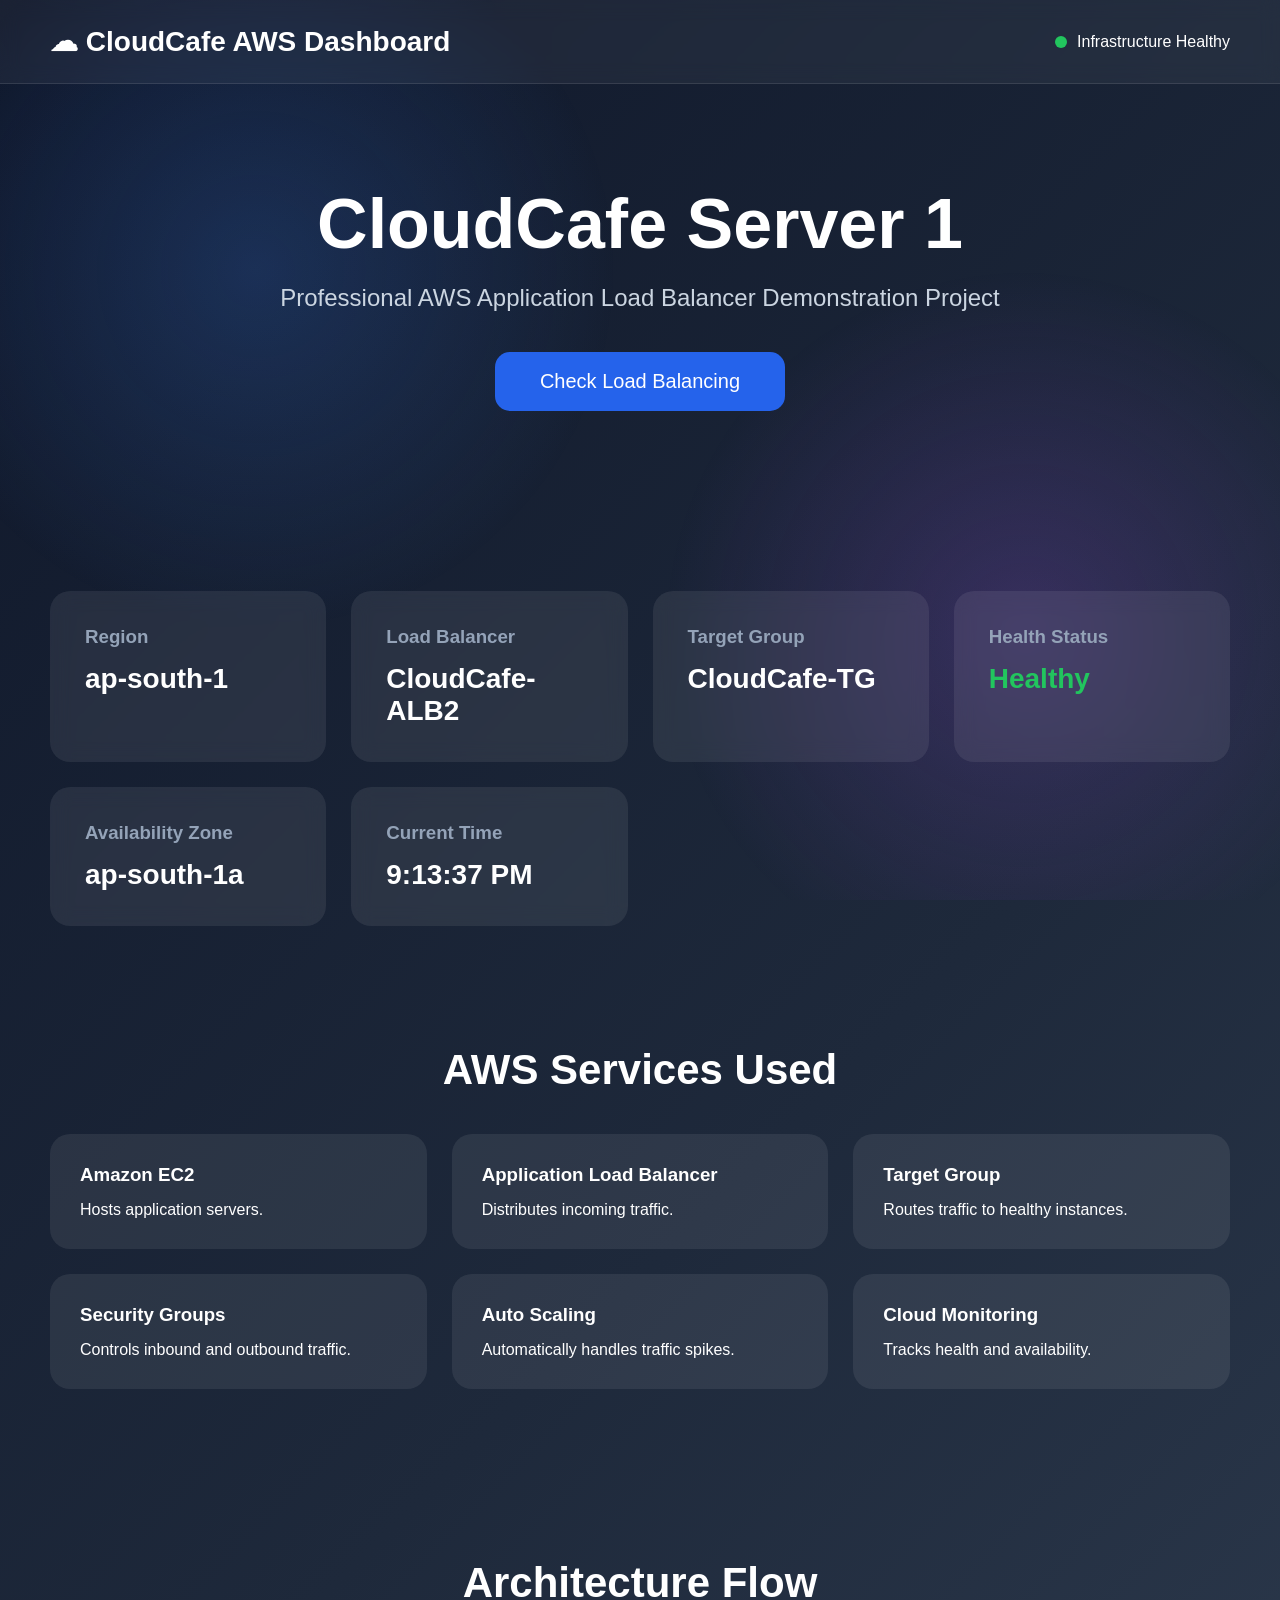
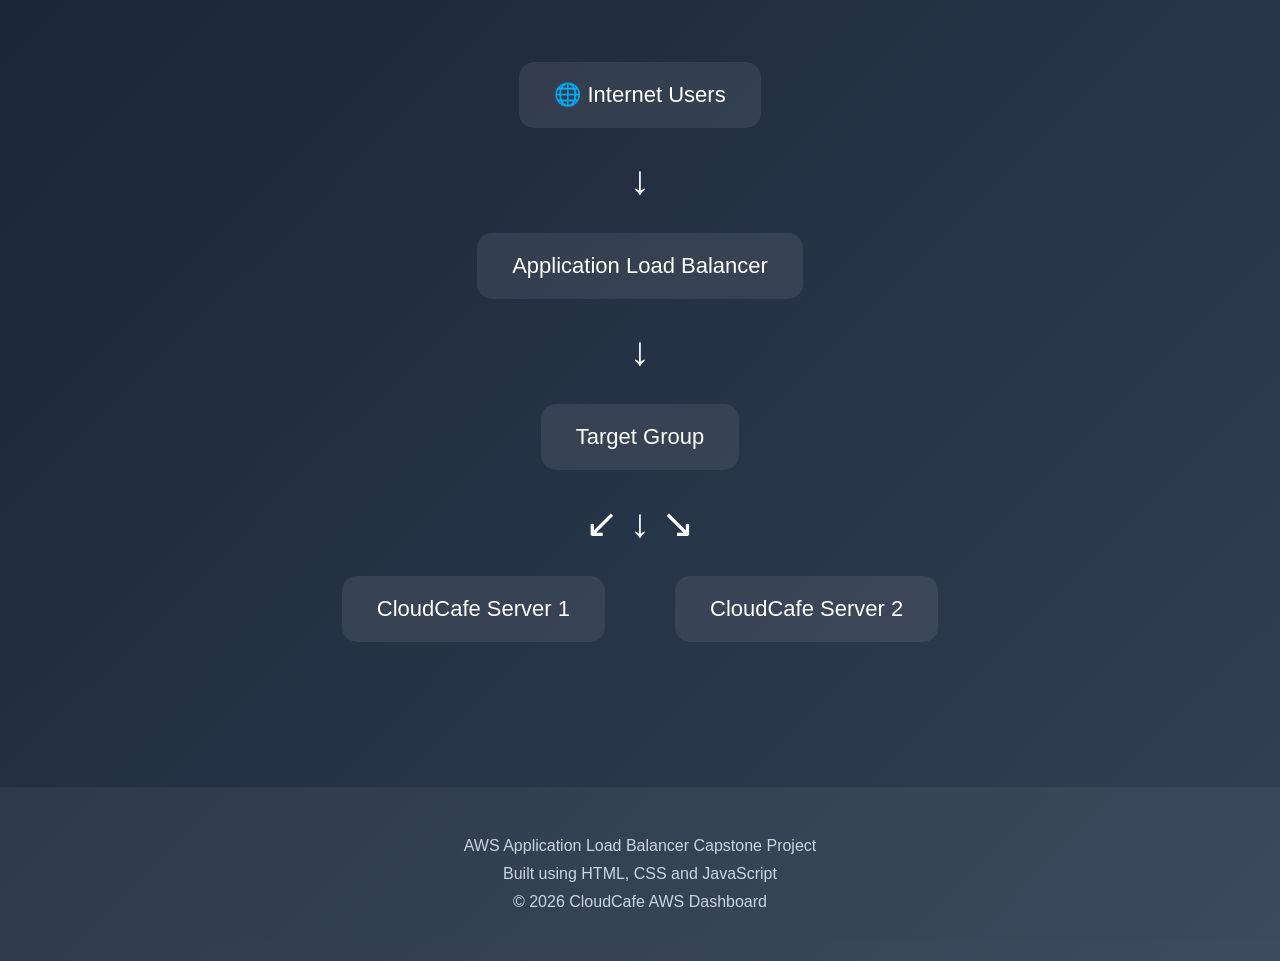
<file: index.html>
<!DOCTYPE html>
<html lang="en">
<head>
    <meta charset="UTF-8">
    <meta name="viewport" content="width=device-width, initial-scale=1.0">
    <title>CloudCafe AWS Dashboard</title>

    <link rel="stylesheet" href="style.css">

    <link rel="preconnect" href="https://fonts.googleapis.com">
    <link rel="preconnect" href="https://fonts.gstatic.com" crossorigin>

    <meta name="theme-color" content="#0f172a">
</head>

<body>

    <div class="background-animation"></div>

    <header class="navbar">
        <div class="logo">
            ☁ CloudCafe AWS Dashboard
        </div>

        <div class="status-container">
            <span class="status-dot"></span>
            <span class="status-text">Infrastructure Healthy</span>
        </div>
    </header>

    <section class="hero">

        <div class="hero-content">
            <h1 id="serverTitle">CloudCafe Server 1</h1>

            <p class="hero-subtitle">
                Professional AWS Application Load Balancer Demonstration Project
            </p>

            <button onclick="showServer()" class="primary-btn">
                Check Load Balancing
            </button>

            <h2 id="responseServer"></h2>

        </div>

    </section>

    <section class="metrics">

        <div class="metric-card">
            <h3>Region</h3>
            <p>ap-south-1</p>
        </div>

        <div class="metric-card">
            <h3>Load Balancer</h3>
            <p>CloudCafe-ALB2</p>
        </div>

        <div class="metric-card">
            <h3>Target Group</h3>
            <p>CloudCafe-TG</p>
        </div>

        <div class="metric-card">
            <h3>Health Status</h3>
            <p class="healthy">Healthy</p>
        </div>

        <div class="metric-card">
            <h3>Availability Zone</h3>
            <p id="az">ap-south-1a</p>
        </div>

        <div class="metric-card">
            <h3>Current Time</h3>
            <p id="clock">Loading...</p>
        </div>

    </section>

    <section class="services">

        <h2 class="section-title">
            AWS Services Used
        </h2>

        <div class="service-grid">

            <div class="service-card">
                <h3>Amazon EC2</h3>
                <p>Hosts application servers.</p>
            </div>

            <div class="service-card">
                <h3>Application Load Balancer</h3>
                <p>Distributes incoming traffic.</p>
            </div>

            <div class="service-card">
                <h3>Target Group</h3>
                <p>Routes traffic to healthy instances.</p>
            </div>

            <div class="service-card">
                <h3>Security Groups</h3>
                <p>Controls inbound and outbound traffic.</p>
            </div>

            <div class="service-card">
                <h3>Auto Scaling</h3>
                <p>Automatically handles traffic spikes.</p>
            </div>

            <div class="service-card">
                <h3>Cloud Monitoring</h3>
                <p>Tracks health and availability.</p>
            </div>

        </div>

    </section>

    <section class="architecture">

        <h2 class="section-title">
            Architecture Flow
        </h2>

        <div class="flow">

            <div class="flow-box">🌐 Internet Users</div>

            <div class="arrow">↓</div>

            <div class="flow-box">
                Application Load Balancer
            </div>

            <div class="arrow">↓</div>

            <div class="flow-box">
                Target Group
            </div>

            <div class="arrow">↙ ↓ ↘</div>

            <div class="server-row">

                <div class="flow-box server-box">
                    CloudCafe Server 1
                </div>

                <div class="flow-box server-box">
                    CloudCafe Server 2
                </div>

            </div>

        </div>

    </section>

    <footer>

        <div class="footer-content">

            <p>
                AWS Application Load Balancer Capstone Project
            </p>

            <p>
                Built using HTML, CSS and JavaScript
            </p>

            <p id="footerYear"></p>

        </div>

    </footer>

<script src="script.js"></script>

</body>
</html>
</file>
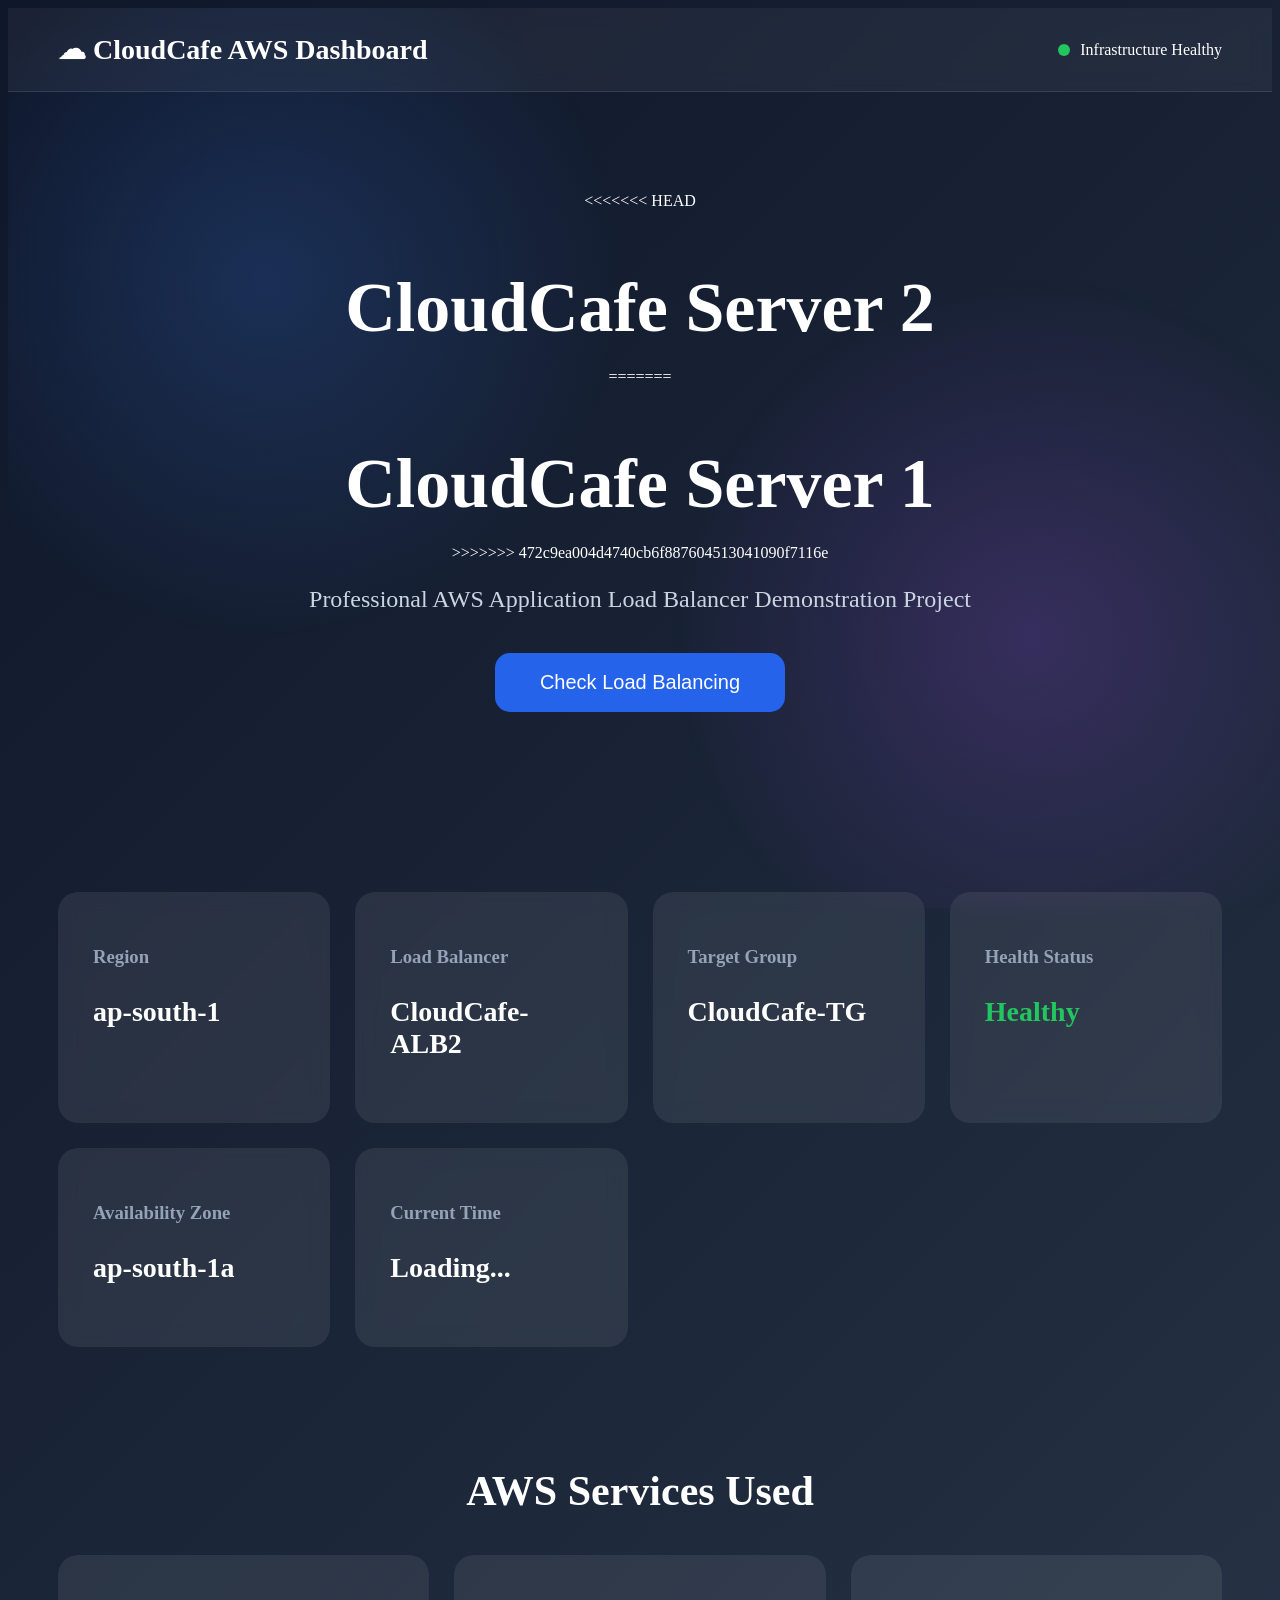
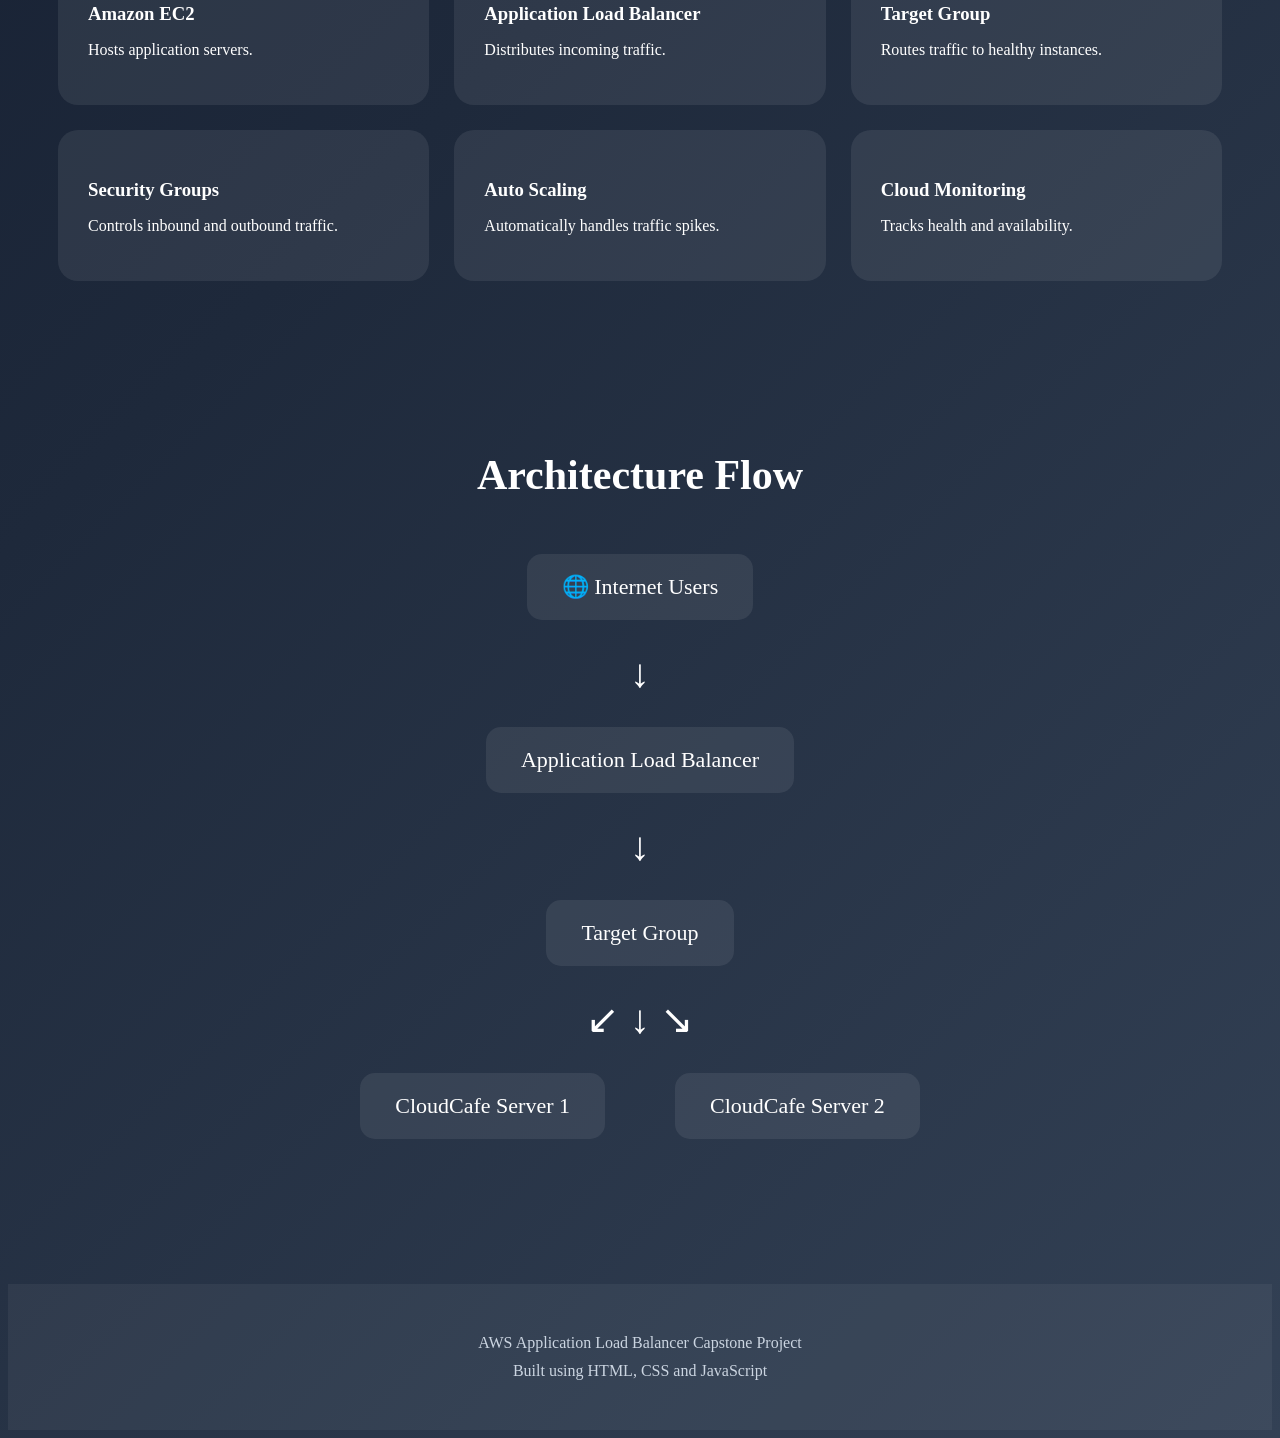
<file: server-2/index.html>
<!DOCTYPE html>
<html lang="en">
<head>
    <meta charset="UTF-8">
    <meta name="viewport" content="width=device-width, initial-scale=1.0">
    <title>CloudCafe AWS Dashboard</title>

    <link rel="stylesheet" href="style.css">

    <link rel="preconnect" href="https://fonts.googleapis.com">
    <link rel="preconnect" href="https://fonts.gstatic.com" crossorigin>

    <meta name="theme-color" content="#0f172a">
</head>

<body>

    <div class="background-animation"></div>

    <header class="navbar">
        <div class="logo">
            ☁ CloudCafe AWS Dashboard
        </div>

        <div class="status-container">
            <span class="status-dot"></span>
            <span class="status-text">Infrastructure Healthy</span>
        </div>
    </header>

    <section class="hero">

        <div class="hero-content">
<<<<<<< HEAD
            <h1 id="serverTitle">CloudCafe Server 2</h1>
=======
            <h1 id="serverTitle">CloudCafe Server 1</h1>
>>>>>>> 472c9ea004d4740cb6f887604513041090f7116e

            <p class="hero-subtitle">
                Professional AWS Application Load Balancer Demonstration Project
            </p>

            <button onclick="showServer()" class="primary-btn">
                Check Load Balancing
            </button>

            <h2 id="responseServer"></h2>

        </div>

    </section>

    <section class="metrics">

        <div class="metric-card">
            <h3>Region</h3>
            <p>ap-south-1</p>
        </div>

        <div class="metric-card">
            <h3>Load Balancer</h3>
            <p>CloudCafe-ALB2</p>
        </div>

        <div class="metric-card">
            <h3>Target Group</h3>
            <p>CloudCafe-TG</p>
        </div>

        <div class="metric-card">
            <h3>Health Status</h3>
            <p class="healthy">Healthy</p>
        </div>

        <div class="metric-card">
            <h3>Availability Zone</h3>
            <p id="az">ap-south-1a</p>
        </div>

        <div class="metric-card">
            <h3>Current Time</h3>
            <p id="clock">Loading...</p>
        </div>

    </section>

    <section class="services">

        <h2 class="section-title">
            AWS Services Used
        </h2>

        <div class="service-grid">

            <div class="service-card">
                <h3>Amazon EC2</h3>
                <p>Hosts application servers.</p>
            </div>

            <div class="service-card">
                <h3>Application Load Balancer</h3>
                <p>Distributes incoming traffic.</p>
            </div>

            <div class="service-card">
                <h3>Target Group</h3>
                <p>Routes traffic to healthy instances.</p>
            </div>

            <div class="service-card">
                <h3>Security Groups</h3>
                <p>Controls inbound and outbound traffic.</p>
            </div>

            <div class="service-card">
                <h3>Auto Scaling</h3>
                <p>Automatically handles traffic spikes.</p>
            </div>

            <div class="service-card">
                <h3>Cloud Monitoring</h3>
                <p>Tracks health and availability.</p>
            </div>

        </div>

    </section>

    <section class="architecture">

        <h2 class="section-title">
            Architecture Flow
        </h2>

        <div class="flow">

            <div class="flow-box">🌐 Internet Users</div>

            <div class="arrow">↓</div>

            <div class="flow-box">
                Application Load Balancer
            </div>

            <div class="arrow">↓</div>

            <div class="flow-box">
                Target Group
            </div>

            <div class="arrow">↙ ↓ ↘</div>

            <div class="server-row">

                <div class="flow-box server-box">
                    CloudCafe Server 1
                </div>

                <div class="flow-box server-box">
                    CloudCafe Server 2
                </div>

            </div>

        </div>

    </section>

    <footer>

        <div class="footer-content">

            <p>
                AWS Application Load Balancer Capstone Project
            </p>

            <p>
                Built using HTML, CSS and JavaScript
            </p>

            <p id="footerYear"></p>

        </div>

    </footer>

<script src="script.js"></script>

</body>
</html>
</file>
<file: style.css>
*{
    margin:0;
    padding:0;
    box-sizing:border-box;
    font-family:'Segoe UI',sans-serif;
}

body{
    background:linear-gradient(135deg,#0f172a,#1e293b,#334155);
    color:white;
    overflow-x:hidden;
}

.background-animation{
    position:fixed;
    width:100%;
    height:100%;
    background:
    radial-gradient(circle at 20% 30%,rgba(59,130,246,.2),transparent 30%),
    radial-gradient(circle at 80% 70%,rgba(168,85,247,.2),transparent 30%);
    z-index:-1;
}

.navbar{
    display:flex;
    justify-content:space-between;
    align-items:center;
    padding:25px 50px;
    background:rgba(255,255,255,0.05);
    backdrop-filter:blur(10px);
    border-bottom:1px solid rgba(255,255,255,0.1);
}

.logo{
    font-size:28px;
    font-weight:700;
}

.status-container{
    display:flex;
    align-items:center;
    gap:10px;
}

.status-dot{
    width:12px;
    height:12px;
    border-radius:50%;
    background:#22c55e;
    animation:pulse 1.5s infinite;
}

@keyframes pulse{
    0%{transform:scale(1);}
    50%{transform:scale(1.5);}
    100%{transform:scale(1);}
}

.hero{
    padding:100px 20px;
    text-align:center;
}

.hero h1{
    font-size:70px;
    margin-bottom:20px;
}

.hero-subtitle{
    font-size:24px;
    color:#cbd5e1;
    margin-bottom:40px;
}

.primary-btn{
    padding:18px 45px;
    border:none;
    border-radius:15px;
    background:#2563eb;
    color:white;
    font-size:20px;
    cursor:pointer;
    transition:.3s;
}

.primary-btn:hover{
    transform:translateY(-5px);
    background:#1d4ed8;
}

#responseServer{
    margin-top:30px;
    font-size:32px;
    color:#22c55e;
}

.metrics{
    display:grid;
    grid-template-columns:repeat(auto-fit,minmax(250px,1fr));
    gap:25px;
    padding:50px;
}

.metric-card{
    background:rgba(255,255,255,.08);
    padding:35px;
    border-radius:20px;
    backdrop-filter:blur(10px);
    transition:.3s;
}

.metric-card:hover{
    transform:translateY(-10px);
}

.metric-card h3{
    color:#94a3b8;
    margin-bottom:15px;
}

.metric-card p{
    font-size:28px;
    font-weight:bold;
}

.healthy{
    color:#22c55e;
}

.section-title{
    text-align:center;
    font-size:42px;
    margin:70px 0 40px;
}

.service-grid{
    display:grid;
    grid-template-columns:repeat(auto-fit,minmax(280px,1fr));
    gap:25px;
    padding:0 50px 50px;
}

.service-card{
    background:rgba(255,255,255,.08);
    padding:30px;
    border-radius:20px;
    transition:.3s;
}

.service-card:hover{
    transform:scale(1.05);
}

.service-card h3{
    margin-bottom:15px;
}

.architecture{
    padding:50px;
}

.flow{
    text-align:center;
}

.flow-box{
    display:inline-block;
    padding:20px 35px;
    background:rgba(255,255,255,.08);
    border-radius:15px;
    margin:15px;
    font-size:22px;
}

.arrow{
    font-size:40px;
    margin:15px;
}

.server-row{
    display:flex;
    justify-content:center;
    gap:40px;
    flex-wrap:wrap;
}

footer{
    margin-top:80px;
    padding:40px;
    text-align:center;
    background:rgba(255,255,255,.05);
}

.footer-content p{
    margin:10px 0;
    color:#cbd5e1;
}

@media(max-width:768px){

    .navbar{
        flex-direction:column;
        gap:20px;
    }

    .hero h1{
        font-size:45px;
    }

    .hero-subtitle{
        font-size:18px;
    }

    .metrics{
        padding:20px;
    }

    .service-grid{
        padding:20px;
    }
}
</file>
<file: server-2/style.css>
<<<<<<< HEAD

=======
>>>>>>> 472c9ea004d4740cb6f887604513041090f7116e
*{
    margin:0;
    padding:0;
    box-sizing:border-box;
    font-family:'Segoe UI',sans-serif;
}

body{
    background:linear-gradient(135deg,#0f172a,#1e293b,#334155);
    color:white;
    overflow-x:hidden;
}

.background-animation{
    position:fixed;
    width:100%;
    height:100%;
    background:
    radial-gradient(circle at 20% 30%,rgba(59,130,246,.2),transparent 30%),
    radial-gradient(circle at 80% 70%,rgba(168,85,247,.2),transparent 30%);
    z-index:-1;
}

.navbar{
    display:flex;
    justify-content:space-between;
    align-items:center;
    padding:25px 50px;
    background:rgba(255,255,255,0.05);
    backdrop-filter:blur(10px);
    border-bottom:1px solid rgba(255,255,255,0.1);
}

.logo{
    font-size:28px;
    font-weight:700;
}

.status-container{
    display:flex;
    align-items:center;
    gap:10px;
}

.status-dot{
    width:12px;
    height:12px;
    border-radius:50%;
    background:#22c55e;
    animation:pulse 1.5s infinite;
}

@keyframes pulse{
    0%{transform:scale(1);}
    50%{transform:scale(1.5);}
    100%{transform:scale(1);}
}

.hero{
    padding:100px 20px;
    text-align:center;
}

.hero h1{
    font-size:70px;
    margin-bottom:20px;
}

.hero-subtitle{
    font-size:24px;
    color:#cbd5e1;
    margin-bottom:40px;
}

.primary-btn{
    padding:18px 45px;
    border:none;
    border-radius:15px;
    background:#2563eb;
    color:white;
    font-size:20px;
    cursor:pointer;
    transition:.3s;
}

.primary-btn:hover{
    transform:translateY(-5px);
    background:#1d4ed8;
}

#responseServer{
    margin-top:30px;
    font-size:32px;
    color:#22c55e;
}

.metrics{
    display:grid;
    grid-template-columns:repeat(auto-fit,minmax(250px,1fr));
    gap:25px;
    padding:50px;
}

.metric-card{
    background:rgba(255,255,255,.08);
    padding:35px;
    border-radius:20px;
    backdrop-filter:blur(10px);
    transition:.3s;
}

.metric-card:hover{
    transform:translateY(-10px);
}

.metric-card h3{
    color:#94a3b8;
    margin-bottom:15px;
}

.metric-card p{
    font-size:28px;
    font-weight:bold;
}

.healthy{
    color:#22c55e;
}

.section-title{
    text-align:center;
    font-size:42px;
    margin:70px 0 40px;
}

.service-grid{
    display:grid;
    grid-template-columns:repeat(auto-fit,minmax(280px,1fr));
    gap:25px;
    padding:0 50px 50px;
}

.service-card{
    background:rgba(255,255,255,.08);
    padding:30px;
    border-radius:20px;
    transition:.3s;
}

.service-card:hover{
    transform:scale(1.05);
}

.service-card h3{
    margin-bottom:15px;
}

.architecture{
    padding:50px;
}

.flow{
    text-align:center;
}

.flow-box{
    display:inline-block;
    padding:20px 35px;
    background:rgba(255,255,255,.08);
    border-radius:15px;
    margin:15px;
    font-size:22px;
}

.arrow{
    font-size:40px;
    margin:15px;
}

.server-row{
    display:flex;
    justify-content:center;
    gap:40px;
    flex-wrap:wrap;
}

footer{
    margin-top:80px;
    padding:40px;
    text-align:center;
    background:rgba(255,255,255,.05);
}

.footer-content p{
    margin:10px 0;
    color:#cbd5e1;
}

@media(max-width:768px){

    .navbar{
        flex-direction:column;
        gap:20px;
    }

    .hero h1{
        font-size:45px;
    }

    .hero-subtitle{
        font-size:18px;
    }

    .metrics{
        padding:20px;
    }

    .service-grid{
        padding:20px;
    }
}
</file>
